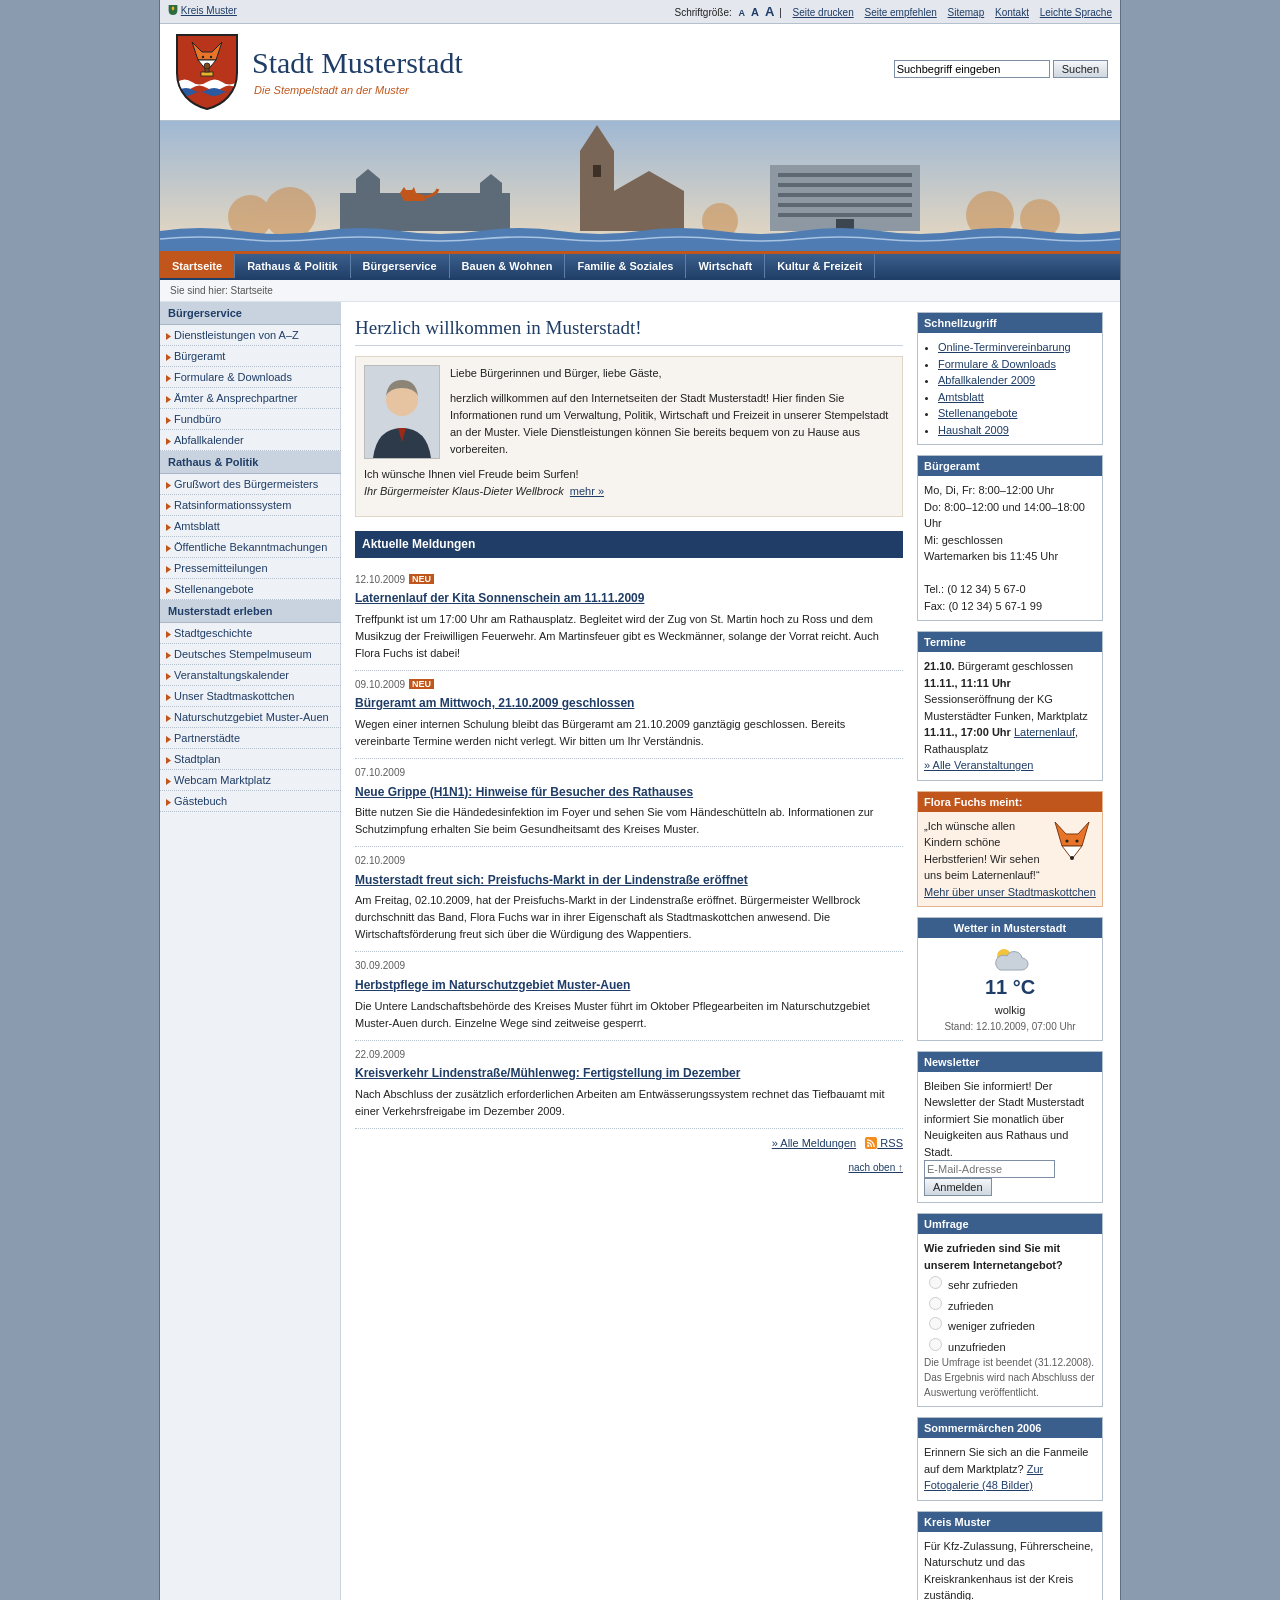
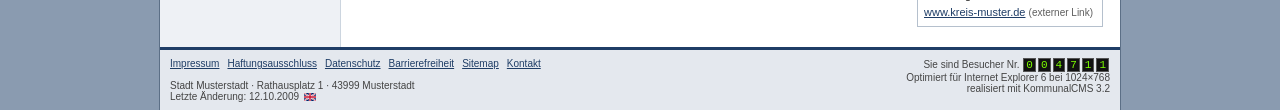
<file: index.html>
<!DOCTYPE html PUBLIC "-//W3C//DTD XHTML 1.0 Transitional//EN" "http://www.w3.org/TR/xhtml1/DTD/xhtml1-transitional.dtd">
<html lang="de">
<head>
<meta charset="utf-8">
<meta name="robots" content="noindex, nofollow">
<meta name="viewport" content="width=1000">
<meta name="generator" content="KommunalCMS 3.2">
<title>Stadt Musterstadt</title>
<link rel="stylesheet" href="css/stadt.css">
<link rel="icon" type="image/svg+xml" href="favicon.svg">
</head>
<body>
<div id="seite">

<div id="service">
<a href="kreis/index.html" class="kreislink" style="float:left;margin-left:0;text-decoration:none"><svg width="10" height="12" viewBox="0 0 32 36" style="vertical-align:-2px" aria-hidden="true"><path d="M2 2h28v18c0 9-6 13-14 14C8 33 2 29 2 20z" fill="#2e6b3f"/><path d="M16 6 q7 4 3 11 q-3 2 -3 3 q0 -1 -3 -3 q-4 -7 3 -11z" fill="#e8b32a"/></svg> <span style="text-decoration:underline">Kreis Muster</span></a>
Schriftgröße: <a href="#" class="gr" style="font-size:9px" onclick="return MS.schrift(10)">A</a><a href="#" class="gr" style="font-size:11px" onclick="return MS.schrift(11)">A</a><a href="#" class="gr" style="font-size:13px" onclick="return MS.schrift(13)">A</a>
| <a href="#" onclick="window.print();return false">Seite drucken</a>
<a id="l-empfehlen" href="index.html?id=930&amp;L=0">Seite empfehlen</a>
<a href="index.html?id=910&amp;L=0">Sitemap</a>
<a href="index.html?id=900&amp;L=0">Kontakt</a>
<a href="index.html?id=935&amp;L=0">Leichte Sprache</a>
</div>

<div id="kopf">
<a href="index.html?id=1&amp;L=0"><svg class="wappen" width="66" height="80" viewBox="0 0 66 80" aria-label="Wappen der Stadt Musterstadt">
<defs><clipPath id="wappenclip"><path d="M3 3h60v38c0 20-14 32-30 36C17 73 3 61 3 41z"/></clipPath></defs>
<path d="M3 3h60v38c0 20-14 32-30 36C17 73 3 61 3 41z" fill="#b8341b"/>
<g clip-path="url(#wappenclip)">
<path d="M3 50 q8 -5 15 0 t15 0 t15 0 t15 0 v6 q-8 -5 -15 0 t-15 0 t-15 0 t-15 0z" fill="#fff"/>
<path d="M5 58 q7 -4 14 0 t14 0 t14 0 t14 0 v4 q-7 -4 -14 0 t-14 0 t-14 0 t-14 0z" fill="#2b5aa0"/>
</g>
<g transform="translate(33 24)"><path d="M-15 -14 L-9 4 L9 4 L15 -14 L5 -4 L-5 -4z" fill="#e8742a" stroke="#222" stroke-width="1"/><path d="M-9 4 L0 15 L9 4z" fill="#fff" stroke="#222" stroke-width="1"/><circle cx="0" cy="14" r="1.6" fill="#222"/><circle cx="-4" cy="1" r="1.2" fill="#222"/><circle cx="4" cy="1" r="1.2" fill="#222"/></g>
<rect x="27" y="40" width="12" height="4" fill="#e8b32a" stroke="#222" stroke-width="0.8"/><rect x="31" y="35" width="4" height="5" fill="#7a4a1d" stroke="#222" stroke-width="0.8"/><circle cx="33" cy="34" r="3" fill="#7a4a1d" stroke="#222" stroke-width="0.8"/>
<path d="M3 3h60v38c0 20-14 32-30 36C17 73 3 61 3 41z" fill="none" stroke="#222" stroke-width="2"/>
</svg></a>
<div class="name">Stadt Musterstadt</div>
<div class="claim">Die Stempelstadt an der Muster</div>
<form action="index.html" method="get">
<input type="hidden" name="id" value="915"><input type="hidden" name="L" value="0">
<input type="text" name="q" aria-label="Suchbegriff" value="Suchbegriff eingeben" onfocus="if(this.value=='Suchbegriff eingeben')this.value=''"> <button type="submit">Suchen</button>
</form>
</div>

<svg id="banner" width="960" height="130" viewBox="0 0 960 130" aria-hidden="true">
<defs><linearGradient id="himmel" x1="0" y1="0" x2="0" y2="1"><stop offset="0" stop-color="#9fb8d3"/><stop offset="1" stop-color="#e9d9c0"/></linearGradient></defs>
<rect width="960" height="130" fill="url(#himmel)"/>
<g fill="#c98a4b" opacity=".55"><circle cx="90" cy="96" r="22"/><circle cx="130" cy="92" r="26"/><circle cx="830" cy="94" r="24"/><circle cx="880" cy="98" r="20"/><circle cx="560" cy="100" r="18"/></g>
<g fill="#5d6b78"><rect x="180" y="72" width="170" height="38"/><rect x="196" y="58" width="24" height="52"/><path d="M196 58 l12 -10 l12 10z"/><rect x="320" y="62" width="22" height="48"/><path d="M320 62 l11 -9 l11 9z"/></g>
<g fill="#7a6656"><rect x="420" y="30" width="34" height="80"/><path d="M420 30 l17 -26 l17 26z"/><rect x="454" y="70" width="70" height="40"/><path d="M454 70 l35 -20 l35 20z"/></g>
<rect x="433" y="44" width="8" height="12" fill="#3d3128"/>
<rect x="610" y="44" width="150" height="66" fill="#8e98a2"/>
<g fill="#5e6873"><rect x="618" y="52" width="134" height="4"/><rect x="618" y="62" width="134" height="4"/><rect x="618" y="72" width="134" height="4"/><rect x="618" y="82" width="134" height="4"/><rect x="618" y="92" width="134" height="4"/></g>
<rect x="676" y="98" width="18" height="12" fill="#3d454e"/>
<g transform="translate(240 64)" fill="#c0561b"><path d="M0 8 l4 -6 l2 3 h6 l2 -3 l2 6 l8 2 q4 4 0 6 h-20z"/><path d="M26 12 q10 -2 12 -8" stroke="#c0561b" stroke-width="3" fill="none"/></g>
<path d="M0 110 q40 -6 80 0 t80 0 t80 0 t80 0 t80 0 t80 0 t80 0 t80 0 t80 0 t80 0 t80 0 t80 0 v20 h-960z" fill="#4f7cb3"/>
<path d="M0 118 q40 -4 80 0 t80 0 t80 0 t80 0 t80 0 t80 0 t80 0 t80 0 t80 0 t80 0 t80 0 t80 0" stroke="#a9c4e3" stroke-width="1.5" fill="none"/>
</svg>

<div id="hauptnav"></div>
<div id="pfad"></div>

<div id="spalten">
<div id="links"></div>
<div id="mitte"></div>
<div id="rechts"></div>
</div>

<div id="fuss">
<div class="re">
Sie sind Besucher Nr. <span class="zaehler"><span>0</span><span>0</span><span>4</span><span>7</span><span>1</span><span>1</span></span><br>
Optimiert für Internet Explorer 6 bei 1024×768<br>
realisiert mit KommunalCMS 3.2
</div>
<a href="index.html?id=920&amp;L=0">Impressum</a><a href="index.html?id=921&amp;L=0">Haftungsausschluss</a><a href="index.html?id=922&amp;L=0">Datenschutz</a><a href="index.html?id=923&amp;L=0">Barrierefreiheit</a><a href="index.html?id=910&amp;L=0">Sitemap</a><a href="index.html?id=900&amp;L=0">Kontakt</a><br><br>
Stadt Musterstadt · Rathausplatz 1 · 43999 Musterstadt<br>
Letzte Änderung: <span id="aenderung">12.10.2009</span>
<a href="index.html?id=1&amp;L=1" title="English"><svg class="uk" width="12" height="8" viewBox="0 0 60 40" aria-label="English"><rect width="60" height="40" fill="#012169"/><path d="M0 0L60 40M60 0L0 40" stroke="#fff" stroke-width="8"/><path d="M0 0L60 40M60 0L0 40" stroke="#C8102E" stroke-width="3"/><path d="M30 0v40M0 20h60" stroke="#fff" stroke-width="12"/><path d="M30 0v40M0 20h60" stroke="#C8102E" stroke-width="7"/></svg></a>
</div>

</div>

<script src="js/struktur.js"></script>
<script src="js/seiten-basis.js"></script>
<script src="js/seiten-rathaus.js"></script>
<script src="js/seiten-buergerservice.js"></script>
<script src="js/seiten-bauen.js"></script>
<script src="js/seiten-familie.js"></script>
<script src="js/seiten-wirtschaft.js"></script>
<script src="js/seiten-kultur.js"></script>
<script src="js/seiten-english.js"></script>
<script src="js/cms.js"></script>
</body>
</html>
</file>
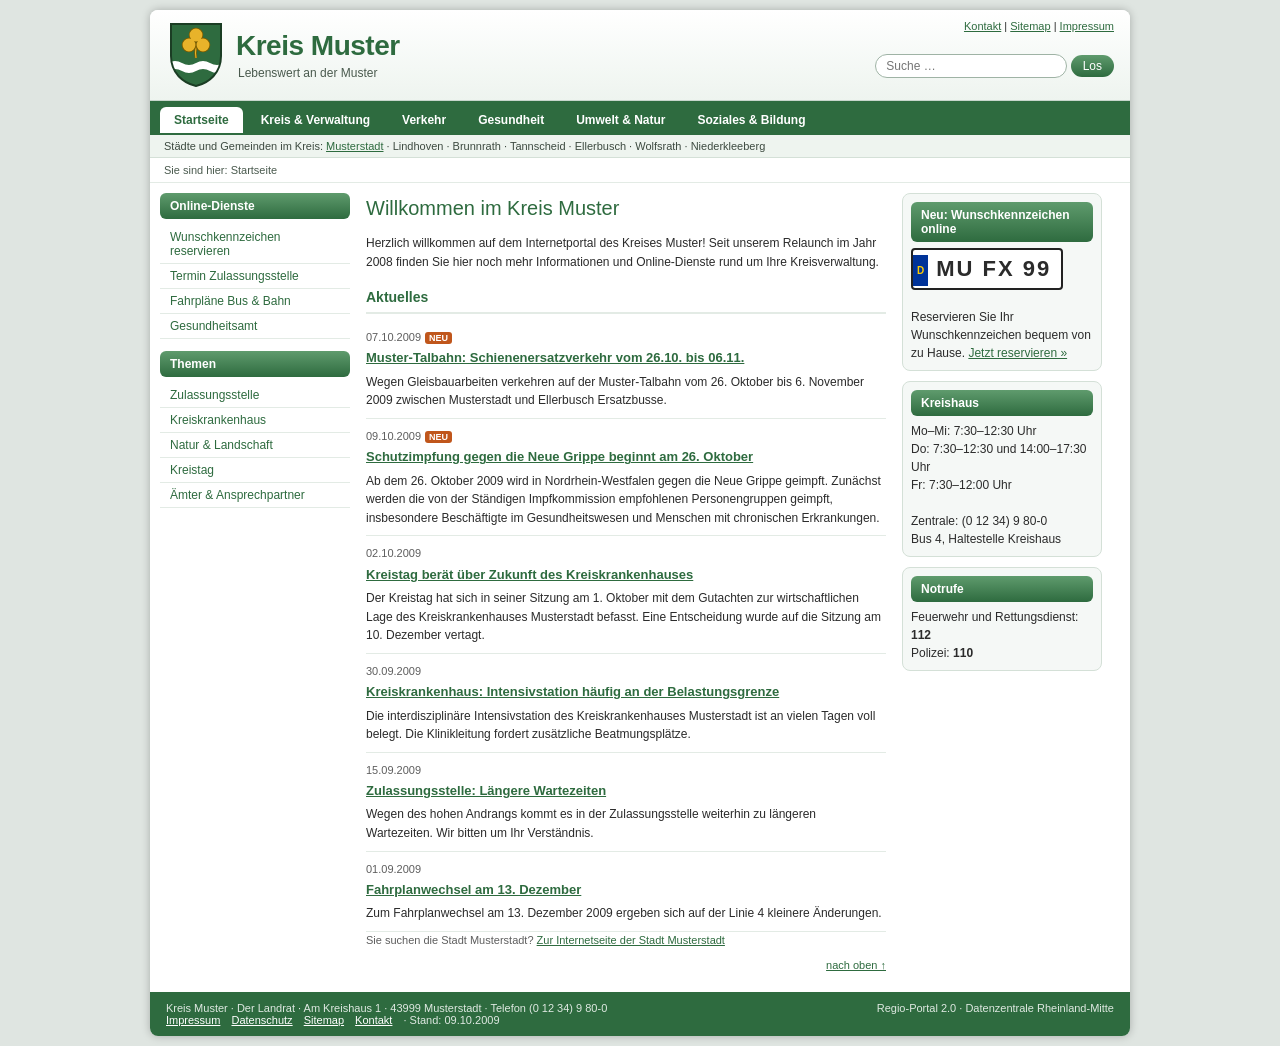
<file: kreis/index.html>
<!DOCTYPE html>
<html lang="de">
<head>
<meta charset="utf-8">
<meta name="robots" content="noindex, nofollow">
<meta name="viewport" content="width=1000">
<meta name="generator" content="Regio-Portal 2.0 (Datenzentrale Rheinland-Mitte)">
<title>Kreis Muster</title>
<link rel="stylesheet" href="css/kreis.css">
<link rel="icon" type="image/svg+xml" href="favicon.svg">
</head>
<body>
<div id="seite">
<div id="kopf">
<a href="index.html?id=1&amp;L=0"><svg class="wappen" role="img" aria-label="Wappen des Kreises Muster" width="56" height="68" viewBox="0 0 56 68"><defs><clipPath id="wappen-kreis-clip"><path d="M3 3h50v32c0 17-12 27-25 30C15 62 3 52 3 35z"/></clipPath></defs><path d="M3 3h50v32c0 17-12 27-25 30C15 62 3 52 3 35z" fill="#2e6b3f"/><path clip-path="url(#wappen-kreis-clip)" fill="#ffffff" d="M0 42q7-4 14 0t14 0t14 0t14 0V50q-7 4-14 0t-14 0t-14 0t-14 0z"/><path d="M28 26Q27 32 28 37" fill="none" stroke="#7a5c00" stroke-width="2.6"/><path d="M28 26Q27 32 28 37" fill="none" stroke="#e8b32a" stroke-width="1.1"/><path d="M21.5 14a6.5 6.5 0 1 0 13 0a6.5 6.5 0 1 0-13 0zM14.5 24a6.5 6.5 0 1 0 13 0a6.5 6.5 0 1 0-13 0zM28.5 24a6.5 6.5 0 1 0 13 0a6.5 6.5 0 1 0-13 0z" fill="#7a5c00" stroke="#7a5c00" stroke-width="1.6"/><path d="M21.6 14a6.4 6.4 0 1 0 12.8 0a6.4 6.4 0 1 0-12.8 0zM14.6 24a6.4 6.4 0 1 0 12.8 0a6.4 6.4 0 1 0-12.8 0zM28.6 24a6.4 6.4 0 1 0 12.8 0a6.4 6.4 0 1 0-12.8 0z" fill="#e8b32a"/><path d="M3 3h50v32c0 17-12 27-25 30C15 62 3 52 3 35z" fill="none" stroke="#1b3d24" stroke-width="2"/></svg>
</a>
<div class="name">Kreis Muster</div>
<div class="claim">Lebenswert an der Muster</div>
<div class="servicelinks"><a href="index.html?id=900&amp;L=0">Kontakt</a> | <a href="index.html?id=910&amp;L=0">Sitemap</a> | <a href="index.html?id=920&amp;L=0">Impressum</a></div>
<form action="index.html" method="get"><input type="hidden" name="id" value="915"><input type="hidden" name="L" value="0"><input type="text" name="q" aria-label="Suchbegriff" placeholder="Suche …"> <button type="submit">Los</button></form>
</div>
<div id="hauptnav"></div>
<div id="gemeinden">Städte und Gemeinden im Kreis: <a href="../index.html">Musterstadt</a> · Lindhoven · Brunnrath · Tannscheid · Ellerbusch · Wolfsrath · Niederkleeberg</div>
<div id="pfad"></div>
<div id="spalten"><div id="links"></div><div id="mitte"></div><div id="rechts"></div></div>
<div id="fuss">
<div class="re">Regio-Portal 2.0 · Datenzentrale Rheinland-Mitte</div>
Kreis Muster · Der Landrat · Am Kreishaus 1 · 43999 Musterstadt · Telefon (0 12 34) 9 80-0<br>
<a href="index.html?id=920&amp;L=0">Impressum</a> <a href="index.html?id=921&amp;L=0">Datenschutz</a> <a href="index.html?id=910&amp;L=0">Sitemap</a> <a href="index.html?id=900&amp;L=0">Kontakt</a> · Stand: <span id="aenderung">09.10.2009</span>
</div>
</div>
<script src="js/struktur.js"></script>
<script src="js/seiten.js"></script>
<script src="../js/cms.js"></script>
</body>
</html>
</file>
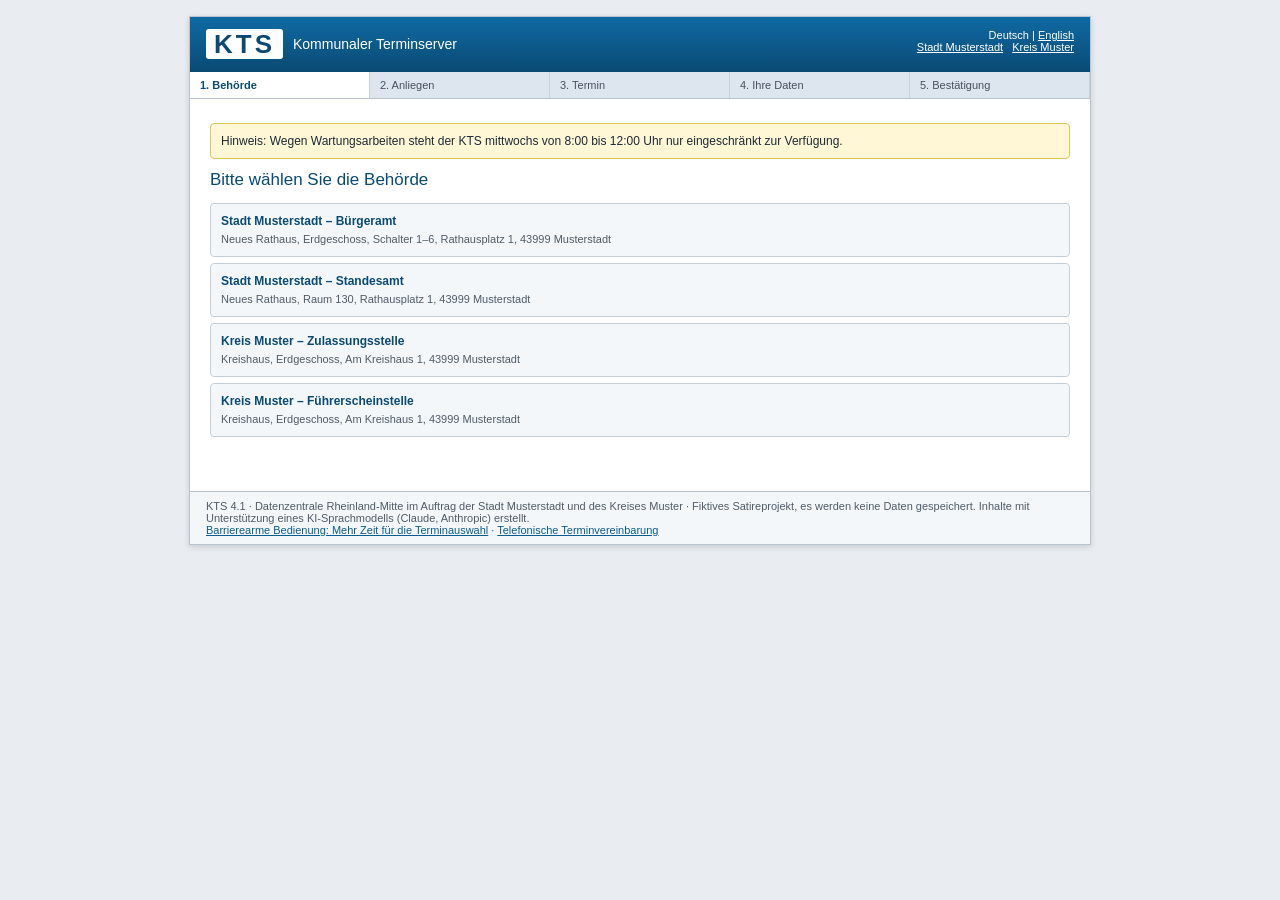
<file: termin/index.html>
<!DOCTYPE html>
<html lang="de">
<head>
<meta charset="utf-8">
<meta name="robots" content="noindex, nofollow">
<meta name="viewport" content="width=960">
<title>KTS – Kommunaler Terminserver</title>
<link rel="stylesheet" href="termin.css">
<link rel="icon" type="image/svg+xml" href="favicon.svg">
</head>
<body>
<div id="rahmen">
  <div id="kopf">
    <div class="logo"><span class="kts">KTS</span><span class="unter" id="t-untertitel">Kommunaler Terminserver</span></div>
    <div class="rechts"><span id="t-sprache"></span><br><span class="klein" id="t-behoerdelink"></span></div>
  </div>
  <ol id="schritte"></ol>
  <div id="inhalt"></div>
  <div id="ansage" class="sr" aria-live="assertive"></div>
  <div id="fuss">
    <span id="t-fuss"></span><br>
    <a href="#" id="t-zeitlink"></a> · <a href="#" id="t-telefonlink"></a>
  </div>
</div>
<div id="telefon" hidden></div>
<script src="termin.js"></script>
</body>
</html>
</file>
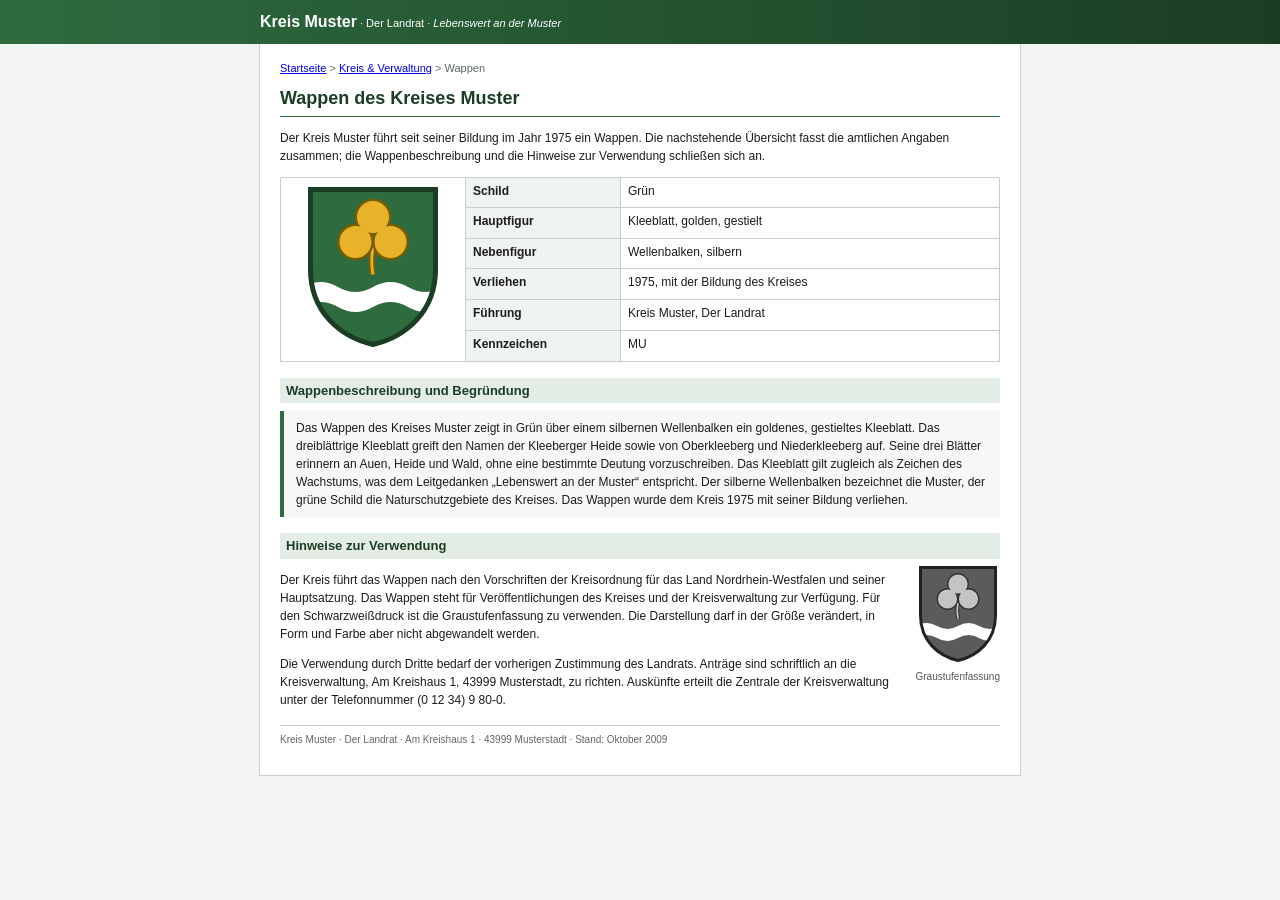
<file: kreis/wappen.html>
<!DOCTYPE html>
<html lang="de">
<head>
<meta charset="utf-8">
<meta name="robots" content="noindex, nofollow">
<title>Wappen des Kreises Muster</title>
<style>
body{margin:0;background:#f2f4f2;font:12px/1.5 Arial,Helvetica,sans-serif;color:#1c1c1c}
#kopf{background:#2e6b3f;background:linear-gradient(90deg,#2e6b3f,#1b3d24);color:#fff;padding:10px 0}
#kopf div{width:760px;margin:0 auto;font-size:11px}
#kopf b{font-size:16px}
#seite{width:720px;margin:0 auto;background:#fff;border:1px solid #c5cfc7;border-top:0;padding:16px 20px 18px}
.pfad{font-size:11px;color:#5a6b5e;margin-bottom:8px}
h1{font-size:18px;color:#1b3d24;margin:0 0 10px;border-bottom:1px solid #2e6b3f;padding-bottom:4px}
h2{font-size:13px;color:#1b3d24;margin:16px 0 4px;background:#e4ece6;padding:3px 6px}
table.steck{border-collapse:collapse;width:100%;margin:6px 0}
table.steck td{border:1px solid #c5cfc7;padding:4px 7px;vertical-align:top}
table.steck td.k{width:140px;background:#f0f4f1;font-weight:bold}
td.bild{width:170px;text-align:center;background:#fff;vertical-align:middle}
blockquote{margin:8px 0;padding:8px 12px;background:#f6f8f6;border-left:4px solid #2e6b3f}
.grau{float:right;margin:0 0 8px 14px;text-align:center;font-size:10px;color:#555}
.fuss{clear:both;margin-top:16px;border-top:1px solid #c5cfc7;padding-top:6px;font-size:10px;color:#666}
@media print{body{background:#fff}#kopf{background:#fff;color:#000}#seite{border:0;width:auto}}
</style>
</head>
<body>
<div id="kopf"><div><b>Kreis Muster</b> · Der Landrat · <i>Lebenswert an der Muster</i></div></div>
<div id="seite">
<div class="pfad"><a href="index.html?id=1&amp;L=0">Startseite</a> &gt; <a href="index.html?id=100&amp;L=0">Kreis &amp; Verwaltung</a> &gt; Wappen</div>
<h1>Wappen des Kreises Muster</h1>
<p>Der Kreis Muster führt seit seiner Bildung im Jahr 1975 ein Wappen. Die nachstehende Übersicht fasst die amtlichen Angaben zusammen; die Wappenbeschreibung und die Hinweise zur Verwendung schließen sich an.</p>

<table class="steck">
<tr><td class="bild" rowspan="6"><svg xmlns="http://www.w3.org/2000/svg" class="wappen" role="img" aria-label="Wappen des Kreises Muster" width="140" height="170" viewBox="0 0 56 68"><defs><clipPath id="wappen-kreis-clip"><path d="M3 3h50v32c0 17-12 27-25 30C15 62 3 52 3 35z"/></clipPath></defs><path d="M3 3h50v32c0 17-12 27-25 30C15 62 3 52 3 35z" fill="#2e6b3f"/><path clip-path="url(#wappen-kreis-clip)" fill="#ffffff" d="M0 42q7-4 14 0t14 0t14 0t14 0V50q-7 4-14 0t-14 0t-14 0t-14 0z"/><path d="M28 26Q27 32 28 37" fill="none" stroke="#7a5c00" stroke-width="2.6"/><path d="M28 26Q27 32 28 37" fill="none" stroke="#e8b32a" stroke-width="1.1"/><path d="M21.5 14a6.5 6.5 0 1 0 13 0a6.5 6.5 0 1 0-13 0zM14.5 24a6.5 6.5 0 1 0 13 0a6.5 6.5 0 1 0-13 0zM28.5 24a6.5 6.5 0 1 0 13 0a6.5 6.5 0 1 0-13 0z" fill="#7a5c00" stroke="#7a5c00" stroke-width="1.6"/><path d="M21.6 14a6.4 6.4 0 1 0 12.8 0a6.4 6.4 0 1 0-12.8 0zM14.6 24a6.4 6.4 0 1 0 12.8 0a6.4 6.4 0 1 0-12.8 0zM28.6 24a6.4 6.4 0 1 0 12.8 0a6.4 6.4 0 1 0-12.8 0z" fill="#e8b32a"/><path d="M3 3h50v32c0 17-12 27-25 30C15 62 3 52 3 35z" fill="none" stroke="#1b3d24" stroke-width="2"/></svg>
</td><td class="k">Schild</td><td>Grün</td></tr>
<tr><td class="k">Hauptfigur</td><td>Kleeblatt, golden, gestielt</td></tr>
<tr><td class="k">Nebenfigur</td><td>Wellenbalken, silbern</td></tr>
<tr><td class="k">Verliehen</td><td>1975, mit der Bildung des Kreises</td></tr>
<tr><td class="k">Führung</td><td>Kreis Muster, Der Landrat</td></tr>
<tr><td class="k">Kennzeichen</td><td>MU</td></tr>
</table>

<h2>Wappenbeschreibung und Begründung</h2>
<blockquote>Das Wappen des Kreises Muster zeigt in Grün über einem silbernen Wellenbalken ein goldenes, gestieltes Kleeblatt. Das dreiblättrige Kleeblatt greift den Namen der Kleeberger Heide sowie von Oberkleeberg und Niederkleeberg auf. Seine drei Blätter erinnern an Auen, Heide und Wald, ohne eine bestimmte Deutung vorzuschreiben. Das Kleeblatt gilt zugleich als Zeichen des Wachstums, was dem Leitgedanken „Lebenswert an der Muster“ entspricht. Der silberne Wellenbalken bezeichnet die Muster, der grüne Schild die Naturschutzgebiete des Kreises. Das Wappen wurde dem Kreis 1975 mit seiner Bildung verliehen.</blockquote>

<h2>Hinweise zur Verwendung</h2>
<div class="grau"><svg xmlns="http://www.w3.org/2000/svg" class="wappen" role="img" aria-label="Wappen des Kreises Muster" width="84" height="102" viewBox="0 0 56 68"><defs><clipPath id="wappen-kreis-clip-grau"><path d="M3 3h50v32c0 17-12 27-25 30C15 62 3 52 3 35z"/></clipPath></defs><path d="M3 3h50v32c0 17-12 27-25 30C15 62 3 52 3 35z" fill="#5b5b5b"/><path clip-path="url(#wappen-kreis-clip-grau)" fill="#ffffff" d="M0 42q7-4 14 0t14 0t14 0t14 0V50q-7 4-14 0t-14 0t-14 0t-14 0z"/><path d="M28 26Q27 32 28 37" fill="none" stroke="#333333" stroke-width="2.6"/><path d="M28 26Q27 32 28 37" fill="none" stroke="#c4c4c4" stroke-width="1.1"/><path d="M21.5 14a6.5 6.5 0 1 0 13 0a6.5 6.5 0 1 0-13 0zM14.5 24a6.5 6.5 0 1 0 13 0a6.5 6.5 0 1 0-13 0zM28.5 24a6.5 6.5 0 1 0 13 0a6.5 6.5 0 1 0-13 0z" fill="#333333" stroke="#333333" stroke-width="1.6"/><path d="M21.6 14a6.4 6.4 0 1 0 12.8 0a6.4 6.4 0 1 0-12.8 0zM14.6 24a6.4 6.4 0 1 0 12.8 0a6.4 6.4 0 1 0-12.8 0zM28.6 24a6.4 6.4 0 1 0 12.8 0a6.4 6.4 0 1 0-12.8 0z" fill="#c4c4c4"/><path d="M3 3h50v32c0 17-12 27-25 30C15 62 3 52 3 35z" fill="none" stroke="#222222" stroke-width="2"/></svg>
<br>Graustufenfassung</div>
<p>Der Kreis führt das Wappen nach den Vorschriften der Kreisordnung für das Land Nordrhein-Westfalen und seiner Hauptsatzung. Das Wappen steht für Veröffentlichungen des Kreises und der Kreisverwaltung zur Verfügung. Für den Schwarzweißdruck ist die Graustufenfassung zu verwenden. Die Darstellung darf in der Größe verändert, in Form und Farbe aber nicht abgewandelt werden.</p>
<p>Die Verwendung durch Dritte bedarf der vorherigen Zustimmung des Landrats. Anträge sind schriftlich an die Kreisverwaltung, Am Kreishaus 1, 43999 Musterstadt, zu richten. Auskünfte erteilt die Zentrale der Kreisverwaltung unter der Telefonnummer (0 12 34) 9 80-0.</p>

<p class="fuss">Kreis Muster · Der Landrat · Am Kreishaus 1 · 43999 Musterstadt · Stand: Oktober 2009</p>
</div>
</body>
</html>
</file>
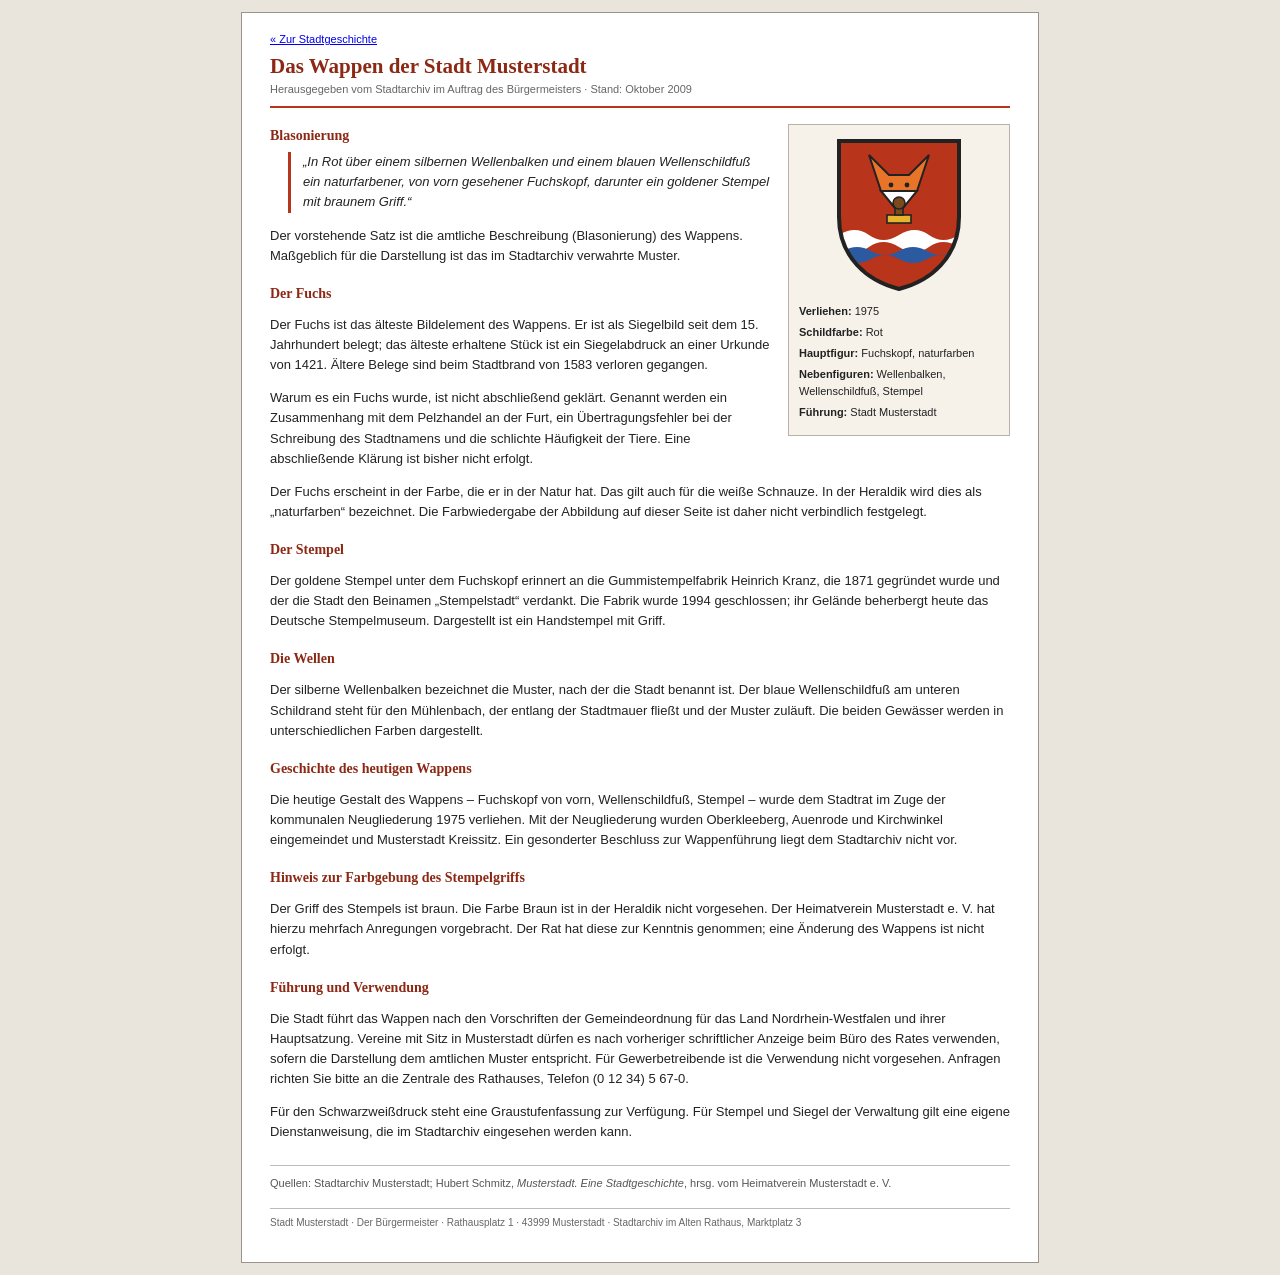
<file: seiten/wappen-stadt.html>
<!DOCTYPE html>
<html lang="de">
<head>
<meta charset="utf-8">
<meta name="robots" content="noindex, nofollow">
<title>Das Wappen der Stadt Musterstadt – Infobogen</title>
<style>
body{margin:0;background:#e9e4dc;font:13px/1.55 Verdana,Arial,sans-serif;color:#222}
#seite{width:740px;margin:12px auto;background:#fff;border:1px solid #9a948a;padding:18px 28px 22px}
h1{font:bold 21px Georgia,"Times New Roman",serif;color:#8c2814;margin:0 0 2px}
.unter{color:#666;font-size:11px;margin:0 0 14px;border-bottom:2px solid #b8341b;padding-bottom:8px}
h2{font:bold 14px Georgia,"Times New Roman",serif;color:#8c2814;margin:20px 0 4px}
.kasten{float:right;width:200px;margin:2px 0 10px 18px;border:1px solid #b9b2a6;background:#f6f2ea;padding:10px;font-size:11px;text-align:center}
.kasten svg{display:block;margin:0 auto 8px}
.kasten p{margin:4px 0;text-align:left}
.zit{margin:8px 0 8px 18px;padding-left:12px;border-left:3px solid #b8341b;font-style:italic}
.fn{font-size:11px;color:#555;border-top:1px solid #bbb;margin-top:22px;padding-top:6px}
.fn p{margin:3px 0}
.fuss{clear:both;font-size:10px;color:#666;margin-top:16px;border-top:1px solid #bbb;padding-top:6px}
@media print{body{background:#fff}#seite{border:0;margin:0;width:auto}}
</style>
</head>
<body>
<div id="seite">
<p style="font-size:11px;margin:0 0 6px"><a href="../index.html?id=605&amp;L=0">&laquo; Zur Stadtgeschichte</a></p>
<h1>Das Wappen der Stadt Musterstadt</h1>
<p class="unter">Herausgegeben vom Stadtarchiv im Auftrag des Bürgermeisters · Stand: Oktober 2009</p>

<div class="kasten">
<svg class="wappen" width="132" height="160" viewBox="0 0 66 80" role="img" aria-label="Wappen der Stadt Musterstadt">
<defs><clipPath id="wappenclip"><path d="M3 3h60v38c0 20-14 32-30 36C17 73 3 61 3 41z"/></clipPath></defs>
<path d="M3 3h60v38c0 20-14 32-30 36C17 73 3 61 3 41z" fill="#b8341b"/>
<g clip-path="url(#wappenclip)">
<path d="M3 50 q8 -5 15 0 t15 0 t15 0 t15 0 v6 q-8 -5 -15 0 t-15 0 t-15 0 t-15 0z" fill="#fff"/>
<path d="M5 58 q7 -4 14 0 t14 0 t14 0 t14 0 v4 q-7 -4 -14 0 t-14 0 t-14 0 t-14 0z" fill="#2b5aa0"/>
</g>
<g transform="translate(33 24)"><path d="M-15 -14 L-9 4 L9 4 L15 -14 L5 -4 L-5 -4z" fill="#e8742a" stroke="#222" stroke-width="1"/><path d="M-9 4 L0 15 L9 4z" fill="#fff" stroke="#222" stroke-width="1"/><circle cx="0" cy="14" r="1.6" fill="#222"/><circle cx="-4" cy="1" r="1.2" fill="#222"/><circle cx="4" cy="1" r="1.2" fill="#222"/></g>
<rect x="27" y="40" width="12" height="4" fill="#e8b32a" stroke="#222" stroke-width="0.8"/><rect x="31" y="35" width="4" height="5" fill="#7a4a1d" stroke="#222" stroke-width="0.8"/><circle cx="33" cy="34" r="3" fill="#7a4a1d" stroke="#222" stroke-width="0.8"/>
<path d="M3 3h60v38c0 20-14 32-30 36C17 73 3 61 3 41z" fill="none" stroke="#222" stroke-width="2"/>
</svg>
<p><b>Verliehen:</b> 1975</p>
<p><b>Schildfarbe:</b> Rot</p>
<p><b>Hauptfigur:</b> Fuchskopf, naturfarben</p>
<p><b>Nebenfiguren:</b> Wellenbalken, Wellenschildfuß, Stempel</p>
<p><b>Führung:</b> Stadt Musterstadt</p>
</div>

<h2>Blasonierung</h2>
<p class="zit">„In Rot über einem silbernen Wellenbalken und einem blauen Wellenschildfuß ein naturfarbener, von vorn gesehener Fuchskopf, darunter ein goldener Stempel mit braunem Griff.“</p>
<p>Der vorstehende Satz ist die amtliche Beschreibung (Blasonierung) des Wappens. Maßgeblich für die Darstellung ist das im Stadtarchiv verwahrte Muster.</p>

<h2>Der Fuchs</h2>
<p>Der Fuchs ist das älteste Bildelement des Wappens. Er ist als Siegelbild seit dem 15. Jahrhundert belegt; das älteste erhaltene Stück ist ein Siegelabdruck an einer Urkunde von 1421. Ältere Belege sind beim Stadtbrand von 1583 verloren gegangen.</p>
<p>Warum es ein Fuchs wurde, ist nicht abschließend geklärt. Genannt werden ein Zusammenhang mit dem Pelzhandel an der Furt, ein Übertragungsfehler bei der Schreibung des Stadtnamens und die schlichte Häufigkeit der Tiere. Eine abschließende Klärung ist bisher nicht erfolgt.</p>
<p>Der Fuchs erscheint in der Farbe, die er in der Natur hat. Das gilt auch für die weiße Schnauze. In der Heraldik wird dies als „naturfarben“ bezeichnet. Die Farbwiedergabe der Abbildung auf dieser Seite ist daher nicht verbindlich festgelegt.</p>

<h2>Der Stempel</h2>
<p>Der goldene Stempel unter dem Fuchskopf erinnert an die Gummistempelfabrik Heinrich Kranz, die 1871 gegründet wurde und der die Stadt den Beinamen „Stempelstadt“ verdankt. Die Fabrik wurde 1994 geschlossen; ihr Gelände beherbergt heute das Deutsche Stempelmuseum. Dargestellt ist ein Handstempel mit Griff.</p>

<h2>Die Wellen</h2>
<p>Der silberne Wellenbalken bezeichnet die Muster, nach der die Stadt benannt ist. Der blaue Wellenschildfuß am unteren Schildrand steht für den Mühlenbach, der entlang der Stadtmauer fließt und der Muster zuläuft. Die beiden Gewässer werden in unterschiedlichen Farben dargestellt.</p>

<h2>Geschichte des heutigen Wappens</h2>
<p>Die heutige Gestalt des Wappens – Fuchskopf von vorn, Wellenschildfuß, Stempel – wurde dem Stadtrat im Zuge der kommunalen Neugliederung 1975 verliehen. Mit der Neugliederung wurden Oberkleeberg, Auenrode und Kirchwinkel eingemeindet und Musterstadt Kreissitz. Ein gesonderter Beschluss zur Wappenführung liegt dem Stadtarchiv nicht vor.</p>

<h2>Hinweis zur Farbgebung des Stempelgriffs</h2>
<p>Der Griff des Stempels ist braun. Die Farbe Braun ist in der Heraldik nicht vorgesehen. Der Heimatverein Musterstadt e. V. hat hierzu mehrfach Anregungen vorgebracht. Der Rat hat diese zur Kenntnis genommen; eine Änderung des Wappens ist nicht erfolgt.</p>

<h2>Führung und Verwendung</h2>
<p>Die Stadt führt das Wappen nach den Vorschriften der Gemeindeordnung für das Land Nordrhein-Westfalen und ihrer Hauptsatzung. Vereine mit Sitz in Musterstadt dürfen es nach vorheriger schriftlicher Anzeige beim Büro des Rates verwenden, sofern die Darstellung dem amtlichen Muster entspricht. Für Gewerbetreibende ist die Verwendung nicht vorgesehen. Anfragen richten Sie bitte an die Zentrale des Rathauses, Telefon (0 12 34) 5 67-0.</p>
<p>Für den Schwarzweißdruck steht eine Graustufenfassung zur Verfügung. Für Stempel und Siegel der Verwaltung gilt eine eigene Dienstanweisung, die im Stadtarchiv eingesehen werden kann.</p>

<div class="fn">
<p>Quellen: Stadtarchiv Musterstadt; Hubert Schmitz, <i>Musterstadt. Eine Stadtgeschichte</i>, hrsg. vom Heimatverein Musterstadt e. V.</p>
</div>
<p class="fuss">Stadt Musterstadt · Der Bürgermeister · Rathausplatz 1 · 43999 Musterstadt · Stadtarchiv im Alten Rathaus, Marktplatz 3</p>
</div>
</body>
</html>
</file>
<file: css/stadt.css>
/* KommunalCMS 3.2 - Layout Stadt Musterstadt (Stand 03/2007) */
body{margin:0;background:#8a9bb0;font-family:Verdana,Geneva,Arial,sans-serif;font-size:11px;color:#222}
#seite{width:960px;margin:0 auto;background:#fff;border-left:1px solid #5c6f86;border-right:1px solid #5c6f86}
a{color:#1f3d66}a:visited{color:#6b2c8a}a:hover{color:#c0561b}
#service{background:#e4e8ee;border-bottom:1px solid #b5c0cd;padding:4px 8px;text-align:right;font-size:10px}
#service a{margin-left:8px}
#service .gr{text-decoration:none;font-weight:bold;padding:0 2px;margin-left:2px}
#kopf{height:96px;background:#fff;position:relative;border-bottom:1px solid #b5c0cd}
#kopf .wappen{position:absolute;left:14px;top:8px;border:0}
#kopf .name{position:absolute;left:92px;top:22px;font-family:Georgia,"Times New Roman",serif;font-size:30px;color:#1f3d66}
#kopf .claim{position:absolute;left:94px;top:60px;font-size:11px;color:#c0561b;font-style:italic}
#kopf form{position:absolute;right:12px;top:36px;margin:0}
input,textarea,select{font-family:Verdana,Geneva,sans-serif;font-size:11px;border:1px solid #7f8fa3;padding:2px}
#kopf input[type=text]{width:150px}
button,.knopf{font-family:Verdana,Geneva,sans-serif;font-size:11px;background:linear-gradient(#f4f6f9,#cfd7e1);border:1px solid #7f8fa3;padding:2px 8px;cursor:pointer;color:#222}
#banner{display:block;border-bottom:3px solid #c0561b}
#hauptnav{background:linear-gradient(#3b5f8c,#1f3d66);height:26px}
#hauptnav a{float:left;color:#fff;text-decoration:none;font-weight:bold;padding:6px 12px;border-right:1px solid #5c7fa8;font-size:11px}
#hauptnav a:hover,#hauptnav a.aktiv{background:#c0561b;color:#fff}
#pfad{padding:5px 10px;font-size:10px;color:#555;background:#f4f6f9;border-bottom:1px solid #dde3ea}
#spalten{overflow:hidden;background:linear-gradient(to right,#eef1f5 180px,#ccd5df 180px,#ccd5df 181px,#fff 181px)}
#links{float:left;width:181px;min-height:600px;padding-bottom:20px}
#mitte{float:left;width:548px;padding:10px 14px;line-height:1.55}
#rechts{float:left;width:186px;padding:10px 8px 10px 0}
#links h3{margin:0;background:#c9d3df;color:#1f3d66;font-size:11px;padding:5px 8px;border-bottom:1px solid #aab7c6}
#links ul{list-style:none;margin:0;padding:0}
#links li a{display:block;padding:4px 8px 4px 14px;border-bottom:1px dotted #b5c0cd;text-decoration:none;background:url("data:image/svg+xml,%3Csvg xmlns='http://www.w3.org/2000/svg' width='5' height='7'%3E%3Cpath d='M0 0l5 3.5L0 7z' fill='%23c0561b'/%3E%3C/svg%3E") no-repeat 6px 8px}
#links li a:hover{background-color:#dde4ec}
#links li a.aktiv{font-weight:bold;background-color:#dde4ec;color:#c0561b}
#links li li a{padding-left:24px;background-position:16px 8px;font-size:10px}
h1{font-family:Georgia,serif;font-size:19px;font-weight:normal;color:#1f3d66;margin:4px 0 10px;border-bottom:1px solid #c9d3df;padding-bottom:4px;line-height:1.3}
h2{font-size:12px;color:#fff;background:#1f3d66;padding:4px 7px;margin:14px 0 8px}
h3.zw{font-size:12px;color:#1f3d66;margin:14px 0 4px;border-bottom:1px dotted #b5c0cd}
#mitte p{margin:0 0 8px}
.gruss{overflow:hidden;background:#f7f4ef;border:1px solid #e1d6c6;padding:8px}
.gruss svg{float:left;margin-right:10px;border:1px solid #bbb}
.meldung{border-bottom:1px dotted #b5c0cd;padding:6px 0 8px;overflow:hidden}
.meldung .datum{color:#5e5e5e;font-size:10px}
.meldung h4{margin:2px 0 3px;font-size:12px}
.meldung p{margin:0!important}
.neu{background:#c0561b;color:#fff;font-size:9px;font-weight:bold;padding:0 3px;margin-left:4px;vertical-align:1px}
.kasten{border:1px solid #b5c0cd;margin-bottom:10px;background:#fff}
.kasten h3{margin:0;font-size:11px;color:#fff;background:#3b5f8c;padding:4px 6px}
.kasten .inh{padding:6px;line-height:1.5}
.kasten ul{margin:0;padding:0 0 0 14px}
.fuchs{background:#fdf1e6;border-color:#e3b48f}
.fuchs h3{background:#c0561b}
.wetter{text-align:center}
.wetter b{font-size:20px;color:#1f3d66}
.klein,.pdf{color:#5e5e5e;font-size:10px}
.oben{text-align:right;font-size:10px;margin:14px 0 0}
.hinweis{background:#fff8d6;border:1px solid #d4b106;padding:6px 8px;margin:8px 0}
.fehler{background:#fbe3e0;border:1px solid #c0392b;color:#8a1f13;padding:6px 8px;margin:8px 0}
.satire{background:#eef1f5;border:1px dashed #7f8fa3;padding:8px;margin:12px 0}
table.tab{border-collapse:collapse;width:100%;margin:6px 0 10px}
table.tab th{background:#c9d3df;color:#1f3d66;text-align:left;padding:3px 5px;border:1px solid #aab7c6;font-size:11px}
table.tab td{padding:3px 5px;border:1px solid #ccd5df;vertical-align:top}
table.tab tr:nth-child(even) td{background:#f4f6f9}
table.formular td{padding:3px 4px;vertical-align:top}
.uebersicht li{margin-bottom:4px}
.sitemap ul{margin:2px 0 6px;padding-left:18px}
#fuss{clear:both;background:#e4e8ee;border-top:3px solid #1f3d66;padding:8px 10px;font-size:10px;color:#444;overflow:hidden}
#fuss .re{float:right;text-align:right}
#fuss a{margin-right:8px}
.zaehler span{display:inline-block;background:#111;color:#7CFC00;font-family:"Courier New",monospace;font-size:11px;padding:0 2px;margin:0 1px;border:1px solid #555}
.uk{vertical-align:-1px;margin-left:2px}
@media print{#service,#hauptnav,#links,#rechts,#banner,#kopf form{display:none}#mitte{width:auto}}
</file>
<file: kreis/css/kreis.css>
/* Regio-Portal 2.0 - Layout Kreis Muster (Relaunch 2008) */
body{margin:0;background:#dfe5e1;font-family:Arial,Helvetica,sans-serif;font-size:12px;color:#2b2b2b}
#seite{width:980px;margin:10px auto;background:#fff;border-radius:8px;box-shadow:0 0 8px rgba(0,0,0,.25);overflow:hidden}
a{color:#2e6b3f}a:visited{color:#5a4a8a}a:hover{color:#c0561b}
#kopf{height:90px;position:relative;background:linear-gradient(#ffffff,#eef4ef);border-bottom:1px solid #c8d6cc}
#kopf .wappen{position:absolute;left:18px;top:11px}
#kopf .name{position:absolute;left:86px;top:20px;font-size:28px;font-weight:bold;color:#2e6b3f;letter-spacing:-.5px}
#kopf .claim{position:absolute;left:88px;top:56px;color:#4a5a4e;font-size:12px}
#kopf .servicelinks{position:absolute;right:16px;top:10px;font-size:11px}
#kopf form{position:absolute;right:16px;top:44px;margin:0}
#kopf input{border:1px solid #9fb3a5;border-radius:12px;padding:4px 10px;width:170px;font-size:12px}
button,.knopf{background:linear-gradient(#5f9b6d,#2e6b3f);color:#fff;border:0;border-radius:12px;padding:4px 12px;font-size:12px;cursor:pointer;text-decoration:none;display:inline-block}
.knopf:visited{color:#fff}
#hauptnav{background:#2e6b3f;padding:6px 10px 0;height:28px}
#hauptnav a{float:left;color:#fff;text-decoration:none;padding:6px 14px;margin-right:4px;border-radius:6px 6px 0 0;font-weight:bold;font-size:12px}
#hauptnav a:hover{background:#4b8a5a}
#hauptnav a.aktiv{background:#fff;color:#2e6b3f}
#gemeinden{background:#eef4ef;border-bottom:1px solid #d4e0d7;padding:5px 14px;font-size:11px;color:#3d4a40}
#pfad{padding:6px 14px;font-size:11px;color:#4a5a4e;border-bottom:1px solid #e3ebe5}
#spalten{overflow:hidden;padding:10px}
#links{float:left;width:190px}
#mitte{float:left;width:520px;padding:0 16px;line-height:1.55}
#rechts{float:left;width:200px}
#links h3,.kasten h3{margin:0 0 6px;font-size:12px;color:#fff;background:linear-gradient(#5f9b6d,#2e6b3f);padding:6px 10px;border-radius:6px}
#links ul{list-style:none;margin:0 0 12px;padding:0}
#links li a{display:block;padding:5px 10px;border-bottom:1px solid #e3ebe5;text-decoration:none}
#links li a:hover,#links li a.aktiv{background:#eef4ef;color:#9a3f12}
#links li li a{padding-left:22px;font-size:11px}
h1{font-size:20px;color:#2e6b3f;margin:0 0 10px;font-weight:normal}
h2{font-size:14px;color:#2e6b3f;margin:16px 0 6px;border-bottom:2px solid #e3ebe5;padding-bottom:3px}
h3.zw{font-size:13px;color:#2e6b3f;margin:12px 0 4px}
#mitte p{margin:0 0 8px}
.kasten{background:#f5f8f6;border:1px solid #d4e0d7;border-radius:8px;padding:8px;margin-bottom:10px}
.kasten .inh{line-height:1.5}
.kasten ul{margin:0;padding-left:16px}
.meldung{border-bottom:1px solid #e3ebe5;padding:8px 0}
.meldung .datum{color:#5e5e5e;font-size:11px}
.meldung h4{margin:2px 0 4px;font-size:13px}
.meldung p{margin:0!important}
.neu{background:#c0561b;color:#fff;font-size:9px;font-weight:bold;padding:1px 4px;border-radius:3px;margin-left:4px}
.klein,.pdf{color:#5e5e5e;font-size:11px}
.oben{text-align:right;font-size:11px;margin-top:14px}
.hinweis{background:#fff8d6;border:1px solid #e3cf6a;border-radius:6px;padding:8px;margin:8px 0}
.fehler{background:#fbe3e0;border:1px solid #d9796c;border-radius:6px;padding:8px;margin:8px 0;color:#8a1f13}
.satire{background:#eef4ef;border:1px dashed #6b7f70;border-radius:6px;padding:8px;margin:12px 0}
table.tab{border-collapse:collapse;width:100%;margin:6px 0 10px}
table.tab th{background:#e3ebe5;color:#2e6b3f;text-align:left;padding:4px 6px}
table.tab td{padding:4px 6px;border-bottom:1px solid #e3ebe5;vertical-align:top}
.uebersicht li{margin-bottom:4px}
.sitemap ul{margin:2px 0 6px;padding-left:18px}
#fuss{clear:both;background:#2e6b3f;color:#dfe9e2;padding:10px 16px;font-size:11px;overflow:hidden}
#fuss a{color:#fff;margin-right:8px}
#fuss .re{float:right}
.kennzeichen{display:inline-block;border:2px solid #222;border-radius:4px;background:#fff;font-family:"Arial Narrow",Arial,sans-serif;font-size:22px;font-weight:bold;padding:2px 10px 2px 0;letter-spacing:2px}
.kennzeichen .eu{display:inline-block;background:#003399;color:#fc0;font-size:10px;padding:8px 4px;margin-right:8px;vertical-align:middle;letter-spacing:0}
</file>
<file: termin/termin.css>
/* KTS 4.1 - Datenzentrale Rheinland-Mitte */
body{margin:0;background:#e9edf2;font-family:Tahoma,Verdana,Arial,sans-serif;font-size:12px;color:#1e2a36}
#rahmen{width:900px;margin:16px auto;background:#fff;border:1px solid #b9c4d0;box-shadow:0 2px 6px rgba(0,0,0,.15)}
a{color:#0b5c8f}
#kopf{background:linear-gradient(#0f6aa3,#0a4a74);color:#fff;padding:12px 16px;overflow:hidden}
#kopf .logo{float:left}
#kopf .kts{font-size:26px;font-weight:bold;letter-spacing:3px;background:#fff;color:#0a4a74;padding:0 8px;border-radius:3px;margin-right:10px}
#kopf .unter{font-size:14px;vertical-align:4px}
#kopf .rechts{float:right;text-align:right;font-size:11px;color:#fff}
#kopf .rechts a{color:#fff}
#kopf .rechts b{color:#ffd76a}
#schritte{list-style:none;margin:0;padding:0;display:flex;background:#dde5ee;border-bottom:1px solid #b9c4d0}
#schritte li{flex:1;padding:7px 10px;font-size:11px;color:#46525e;border-right:1px solid #c6d0db}
#schritte li.aktiv{background:#fff;color:#0a4a74;font-weight:bold}
#schritte li.erledigt{color:#1f5a29}
#inhalt{padding:16px 20px;min-height:360px;line-height:1.5}
h1{font-size:17px;color:#0a4a74;margin:0 0 10px;font-weight:normal}
h2{font-size:13px;color:#0a4a74;margin:14px 0 6px}
.wahl{display:block;width:100%;text-align:left;background:#f4f7fa;border:1px solid #c6d0db;border-radius:4px;padding:8px 10px;margin:0 0 6px;font:inherit;cursor:pointer;color:#1e2a36}
.wahl:hover,.wahl:focus{background:#e3eef8;border-color:#0f6aa3;outline:none}
.wahl b{color:#0a4a74}
button.knopf{background:linear-gradient(#1a7fbf,#0a4a74);color:#fff;border:0;border-radius:4px;padding:6px 14px;font:inherit;font-weight:bold;cursor:pointer}
button.knopf:focus{outline:3px solid #ffb84d}
button.leise{background:#e3e8ee;color:#1e2a36;border:1px solid #b9c4d0;border-radius:4px;padding:5px 12px;font:inherit;cursor:pointer}
.kal{border-collapse:collapse;width:100%;margin-top:8px}
.kal th{background:#dde5ee;padding:4px;font-size:11px;color:#0a4a74}
.kal td{border:1px solid #d3dbe4;height:46px;vertical-align:top;padding:3px;font-size:11px;width:20%}
.kal td.voll{background:#f6dcdc;color:#8a2a2a}
.kal td.zu{background:#eceff2;color:#56616c}
.kal td.frei{background:#cfeccf}
.kal td .tag{font-weight:bold;display:block}
.slot{background:#2f8a3c;color:#fff;border:0;border-radius:3px;padding:3px 6px;font:inherit;font-weight:bold;cursor:pointer;margin-top:2px}
.slot:focus{outline:3px solid #ffb84d}
.hinweis{background:#fff7d6;border:1px solid #e1c75c;border-radius:4px;padding:8px 10px;margin:8px 0}
.fehler{background:#fbe3e0;border:1px solid #d9796c;border-radius:4px;padding:8px 10px;margin:8px 0;color:#8a1f13}
.gut{background:#e2f3e4;border:1px solid #7fbf8a;border-radius:4px;padding:8px 10px;margin:8px 0}
.klein{font-size:11px;color:#4f5c69}
table.form td{padding:4px 6px;vertical-align:top}
input,select{font:inherit;border:1px solid #9aa8b6;border-radius:3px;padding:3px 5px}
input:focus,select:focus{outline:2px solid #ffb84d}
.bestaetigung{border:2px solid #0a4a74;border-radius:6px;padding:12px 16px}
.bestaetigung .nr{font-family:"Courier New",monospace;font-size:20px;font-weight:bold;letter-spacing:1px;color:#0a4a74}
.bestaetigung table td{padding:3px 8px 3px 0;vertical-align:top}
#fuss{border-top:1px solid #b9c4d0;background:#f4f7fa;padding:8px 16px;font-size:11px;color:#4f5c69}
.sr{position:absolute;left:-9999px;width:1px;height:1px;overflow:hidden}
#telefon{position:fixed;inset:0;background:rgba(10,30,50,.55);display:flex;align-items:center;justify-content:center}
#telefon[hidden]{display:none}
#telefon .box{background:#fff;width:440px;border-radius:8px;padding:16px 18px;box-shadow:0 4px 16px rgba(0,0,0,.35)}
#telefon .anzeige{background:#1e2a36;color:#9fe3a0;font-family:"Courier New",monospace;padding:8px 10px;border-radius:4px;margin:8px 0;min-height:20px}
#telefon .protokoll{max-height:200px;overflow-y:auto;background:#f4f7fa;border:1px solid #d3dbe4;padding:6px 8px;margin:8px 0;font-size:12px}
#telefon .protokoll p{margin:0 0 4px}
@media print{#kopf,#schritte,#fuss,.nodruck{display:none}#rahmen{border:0;box-shadow:none}}
</file>
